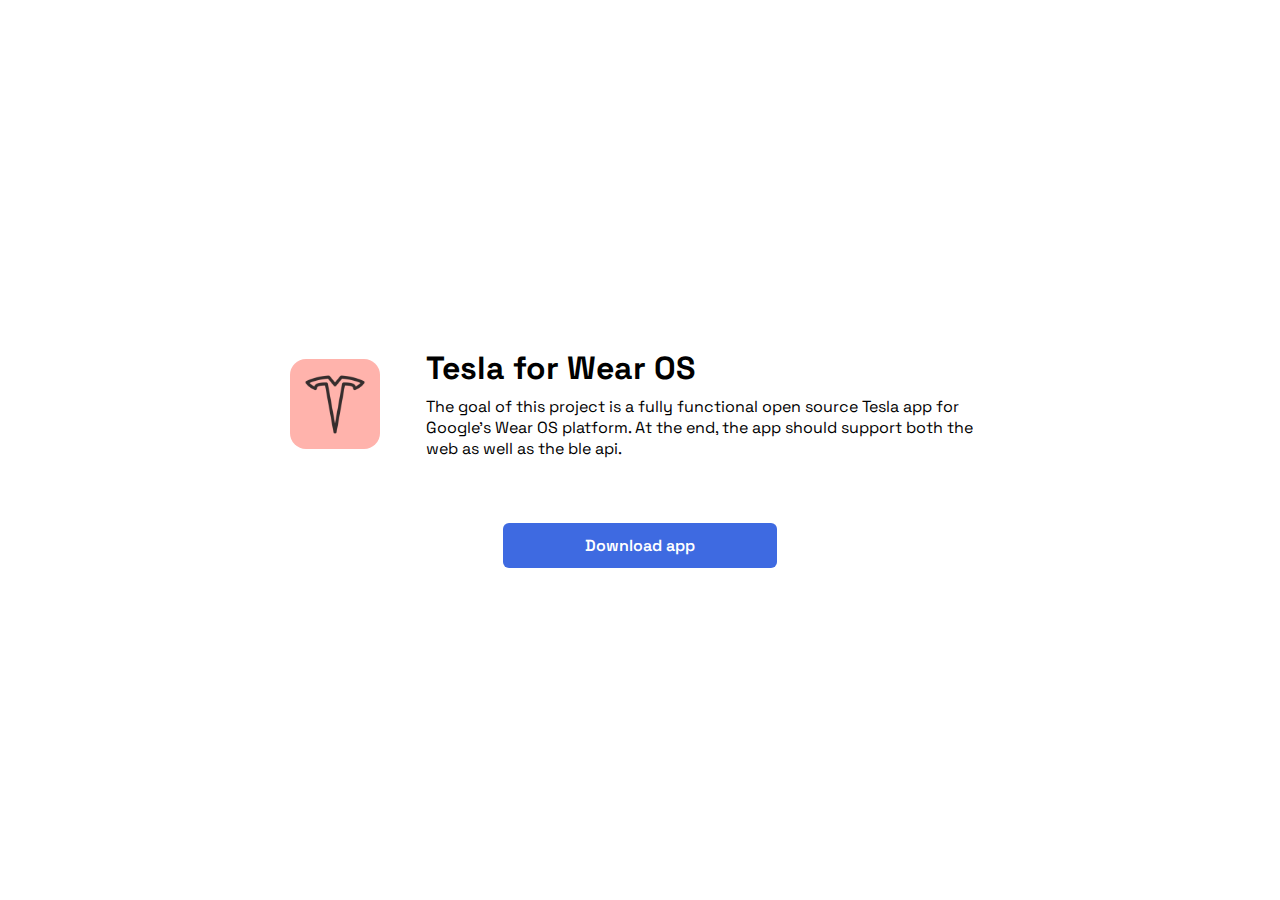
<file: index.html>
<!DOCTYPE html>
<html lang="en">
<head>
    <meta charset="UTF-8">
    <meta name="viewport" content="width=device-width, initial-scale=0.9">
    <title>Tesla for Wear OS</title>

    <link rel="stylesheet" href="/style.css" />
    <link rel="stylesheet" href="/fonts/fonts.css" />
</head>
<body>
    <div class="center">
        <div class="ctn flex-row flex-center">
            <img style="margin-right: 46px;" class="app" src="/icon.png" />
            
            <div>
                <h1>Tesla for Wear OS</h1>
                <p>The goal of this project is a fully functional open source Tesla app for Google's Wear OS platform. At the end, the app should support both the web as well as the ble api.</p>
            </div>
        </div>

        <a href="tfwos://home" style="margin-top: 48px">
            <div class="btn disabled">
                <span>Download app</span>
            </div>
        </a>
    </div>
</body>
</html>
</file>
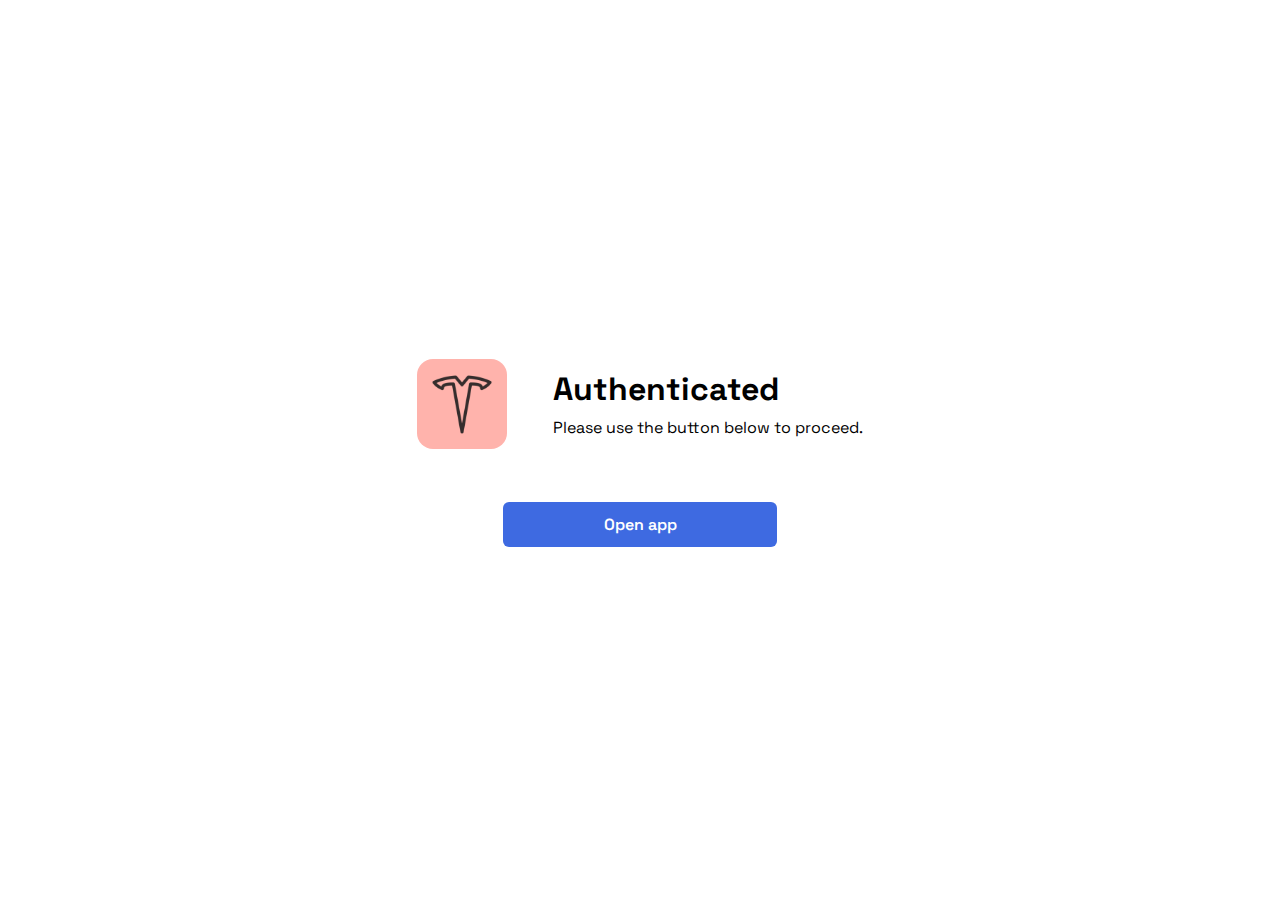
<file: api/redirect/index.html>
<!DOCTYPE html>
<html lang="en">
<head>
    <meta charset="UTF-8">
    <meta name="viewport" content="width=device-width, initial-scale=0.9">
    <title>Api redirect</title>

    <link rel="stylesheet" href="/style.css" />
    <link rel="stylesheet" href="/fonts/fonts.css" />
</head>
<body>
    <div class="center">
        <div class="ctn flex-row flex-center">
            <img style="margin-right: 46px;" class="app" src="/icon.png" />
            
            <div>
                <h1>Authenticated</h1>
                <p>Please use the button below to proceed.</p>
            </div>
        </div>

        <a id="app-redirect-link" href="tfwos://auth" style="margin-top: 48px">
            <div class="btn">
                <span>Open app</span>
            </div>
        </a>
    </div>

    <script defer>
        const appRedirectLink = document.getElementById("app-redirect-link")
        appRedirectLink.href = "tfwos://auth" + window.location.search
    </script>
</body>
</html>
</file>
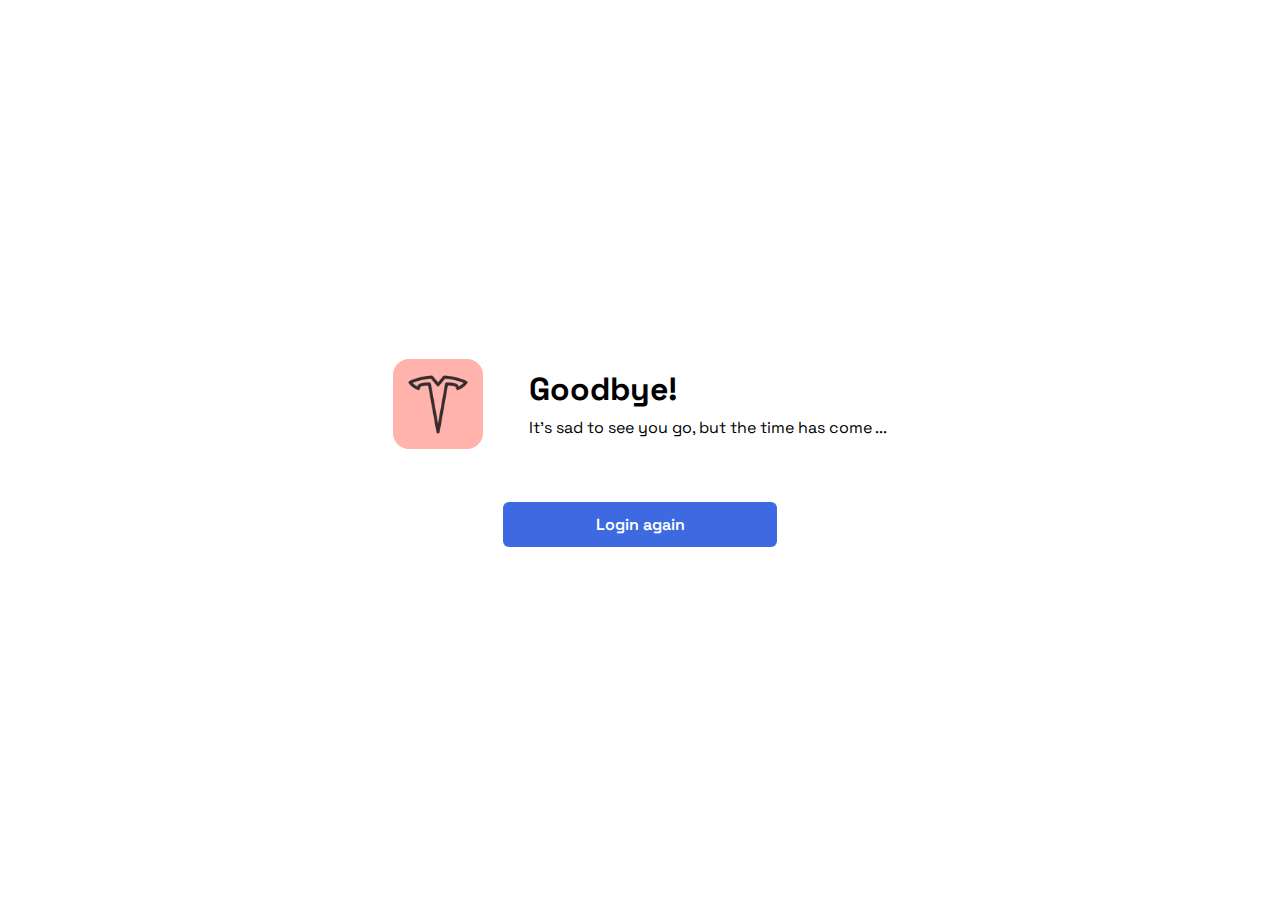
<file: api/return/index.html>
<!DOCTYPE html>
<html lang="en">
<head>
    <meta charset="UTF-8">
    <meta name="viewport" content="width=device-width, initial-scale=0.9">
    <title>Api return</title>

    <link rel="stylesheet" href="/style.css" />
    <link rel="stylesheet" href="/fonts/fonts.css" />
</head>
<body>
    <div class="center">
        <div class="ctn flex-row flex-center">
            <img style="margin-right: 46px;" class="app" src="/icon.png" />
            
            <div>
                <h1>Goodbye!</h1>
                <p>It's sad to see you go, but the time has come ...</p>
            </div>
        </div>

        <a href="tfwos://home" style="margin-top: 48px">
            <div class="btn">
                <span>Login again</span>
            </div>
        </a>
    </div>
</body>
</html>
</file>
<file: style.css>
body {
    margin: 0;
    padding: 0;
}

h1 {
    margin-top: 16px;
    margin-bottom: 8px;
    font-family: 'Space Grotesk';
}

p {
    margin-top: 8px;
    font-family: 'Space Grotesk';
    word-wrap: break-word;
}

img.app {
    height: 90px;
    width: 90px;

    border-radius: 16px;
}

.center {
    height: 100vh;
    width: 100vw;

    display: flex;
    flex-direction: column;

    justify-content: center;
    align-items: center;
}

.center > .ctn {
    max-width: 700px;
}

.flex-row {
    display: flex;
    flex-direction: row;
}

.flex-center {
    justify-content: center;
    align-items: center;
}

.btn {
    display: inline-flex;
    justify-content: center;
    align-items: center;

    min-width: 250px;    
    padding: 12px;

    color: white;
    font-family: "Space Grotesk";
    font-weight: 600;
    text-decoration: none;

    border-radius: 6px;

    background-color: #3E6AE1;
}

@media screen and (max-width: 700px) {
    .center > .ctn {
        max-width: 95vw !important; 
    }
}
</file>
<file: fonts/fonts.css>
/* space-grotesk-300 - latin */
@font-face {
font-display: swap; /* Check https://developer.mozilla.org/en-US/docs/Web/CSS/@font-face/font-display for other options. */
font-family: 'Space Grotesk';
font-style: normal;
font-weight: 300;
src: url('/fonts/space-grotesk-v16-latin-300.woff2') format('woff2'); /* Chrome 36+, Opera 23+, Firefox 39+, Safari 12+, iOS 10+ */
}

/* space-grotesk-regular - latin */
@font-face {
font-display: swap; /* Check https://developer.mozilla.org/en-US/docs/Web/CSS/@font-face/font-display for other options. */
font-family: 'Space Grotesk';
font-style: normal;
font-weight: 400;
src: url('/fonts/space-grotesk-v16-latin-regular.woff2') format('woff2'); /* Chrome 36+, Opera 23+, Firefox 39+, Safari 12+, iOS 10+ */
}

/* space-grotesk-500 - latin */
@font-face {
font-display: swap; /* Check https://developer.mozilla.org/en-US/docs/Web/CSS/@font-face/font-display for other options. */
font-family: 'Space Grotesk';
font-style: normal;
font-weight: 500;
src: url('/fonts/space-grotesk-v16-latin-500.woff2') format('woff2'); /* Chrome 36+, Opera 23+, Firefox 39+, Safari 12+, iOS 10+ */
}

/* space-grotesk-600 - latin */
@font-face {
font-display: swap; /* Check https://developer.mozilla.org/en-US/docs/Web/CSS/@font-face/font-display for other options. */
font-family: 'Space Grotesk';
font-style: normal;
font-weight: 600;
src: url('/fonts/space-grotesk-v16-latin-600.woff2') format('woff2'); /* Chrome 36+, Opera 23+, Firefox 39+, Safari 12+, iOS 10+ */
}

/* space-grotesk-700 - latin */
@font-face {
font-display: swap; /* Check https://developer.mozilla.org/en-US/docs/Web/CSS/@font-face/font-display for other options. */
font-family: 'Space Grotesk';
font-style: normal;
font-weight: 700;
src: url('/fonts/space-grotesk-v16-latin-700.woff2') format('woff2'); /* Chrome 36+, Opera 23+, Firefox 39+, Safari 12+, iOS 10+ */
}
</file>
